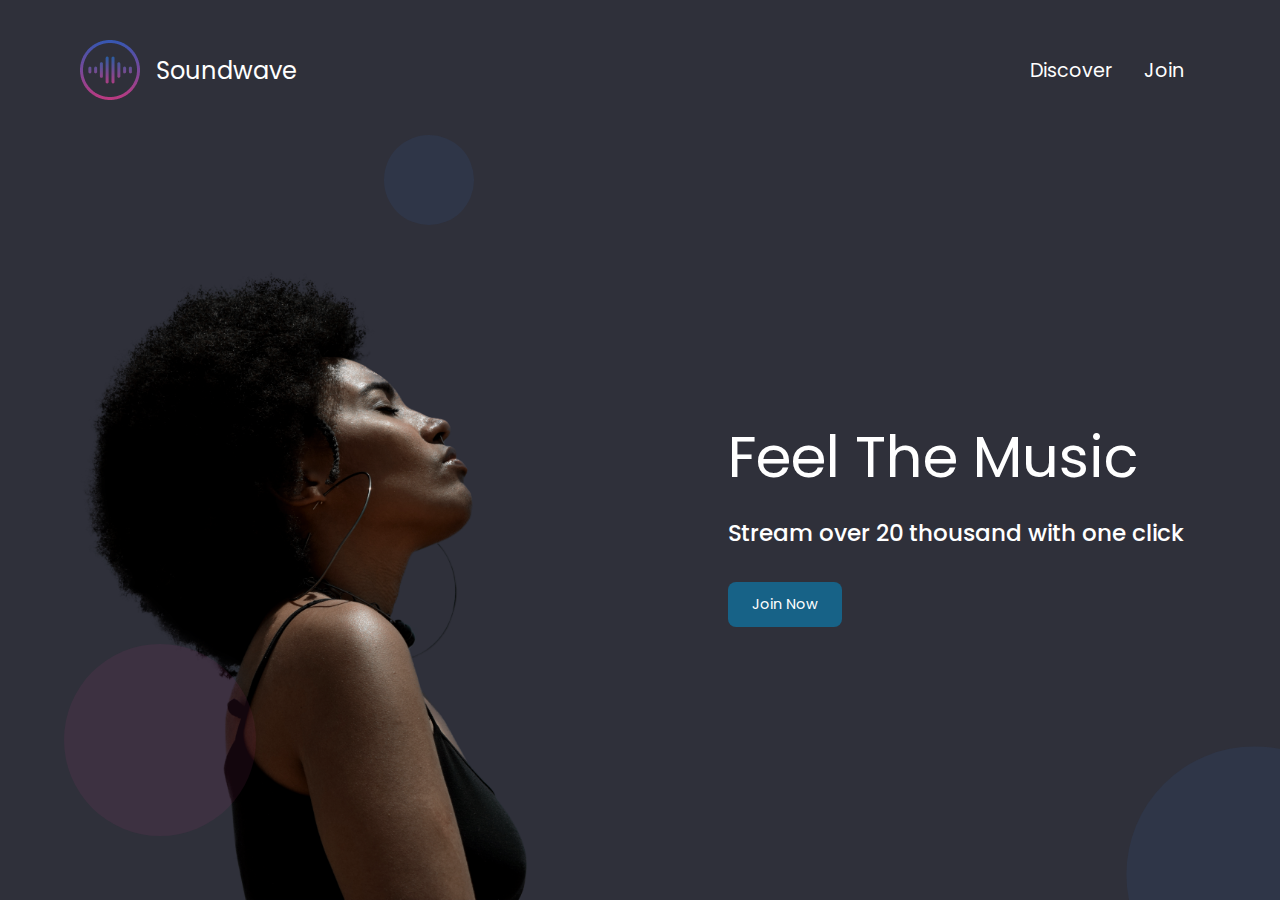
<file: index.html>
<!DOCTYPE html>
<html lang="en">
<head>
    <meta charset="UTF-8">
    <title>Sound Wave</title>
    <link rel="stylesheet" href="style.css">
    <link rel="stylesheet" href="index.css">
    <link href="https://fonts.googleapis.com/css?family=Poppins:400,500,600,700&display=swap" rel="stylesheet">
</head>
<body class="container full-height-grow">
    <header class="main-header">
        <a href="index.html" class="brand-logo">
            <img src="img/logo.png" alt="">
            <div class="brand-logo-name">Soundwave</div>
        </a>
        <nav class="main-nav">
            <ul>
                <li>
                    <a href="discover.html">
                        Discover
                    </a>
                </li>
                <li>
                    <a href="join.html">
                        Join
                    </a>
                </li>
            </ul>
        </nav>
    </header>
    <section class="home-main-section">
        <div class="img-wrapper">
            <div class="lady-image"></div>
        </div>
        <div class="call-to-action">
            <h1 class="title">
                Feel The Music
            </h1>
            <span class="subtitle">Stream over 20 thousand with one click</span>
            <a href="join.html" class="btn">Join Now </a>
        </div>
    </section>
    <div class="homepage-circle-1"></div>
    <div class="homepage-circle-2"></div>
    <div class="homepage-circle-3"></div>
</body>
</html>
</file>
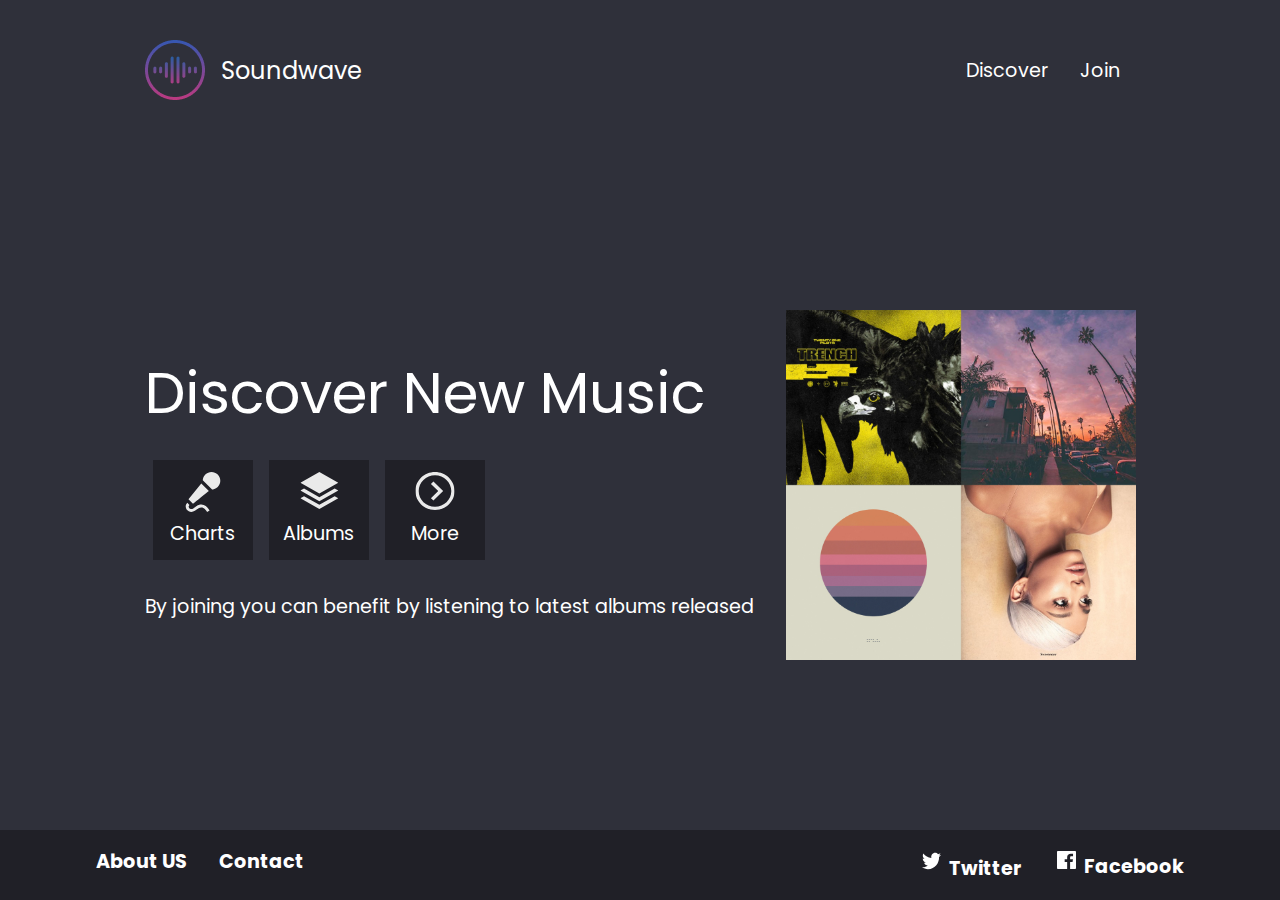
<file: discover.html>
<!DOCTYPE html>
<html lang="en">
<head>
    <meta charset="UTF-8">
    <title>Sound Wave</title>
    <link rel="stylesheet" href="style.css">
    <link rel="stylesheet" href="discover.css">
    <link href="https://fonts.googleapis.com/css?family=Poppins:400,500,600,700&display=swap" rel="stylesheet">
</head>
<body class="full-height-grow">
    <div class="container full-height-grow">
        <header class="main-header">
            <a href="index.html " class="brand-logo">
                <img src="img/logo.png" alt="">
                <div class="brand-logo-name">Soundwave</div>
            </a>
            <nav class="main-nav">
                <ul>
                    <li>
                        <a href="discover.html">
                            Discover
                        </a>
                    </li>
                    <li>
                        <a href="join.html">
                            Join
                        </a>
                    </li>
                </ul>
            </nav>
        </header>
        <section class="discover-main-section">
            <div class="call-to-action">
                <h1 class="title">Discover New Music</h1>
                <div class="icon-section">
                    <div class="icon">
                        <img src="img/microphone.svg" alt="">
                        Charts
                    </div>
                    <div class="icon">
                        <img src="img/albums.svg" alt="">
                        Albums
                    </div>
                    <div class="icon">
                        <img src="img/more.svg" alt="">
                        More
                    </div>
                </div>
                    By joining you can benefit by listening to latest albums released
            </div>
            <img src="img/covers.jpg" class="covers-image" alt="">
        </section>
    </div>
    <footer class="main-footer">
        <div class="container">
            <nav class="footer-nav">
                <ul>
                    <li><a href="#">About US</a></li>
                    <li><a href="#">Contact</a></li>
                </ul>
            </nav>
            <nav class="footer-nav">
                <ul>
                    <li><a href="#" class="social-link">
                        <img src="img/twitter.svg" alt="">
                        Twitter
                    </a></li>
                    <li><a href="#" class="social-link">
                        <img src="img/facebook.svg" alt="">
                        Facebook
                    </a></li>
                </ul>
            </nav>
        </div>
    </footer>
</body>
</html>
</file>
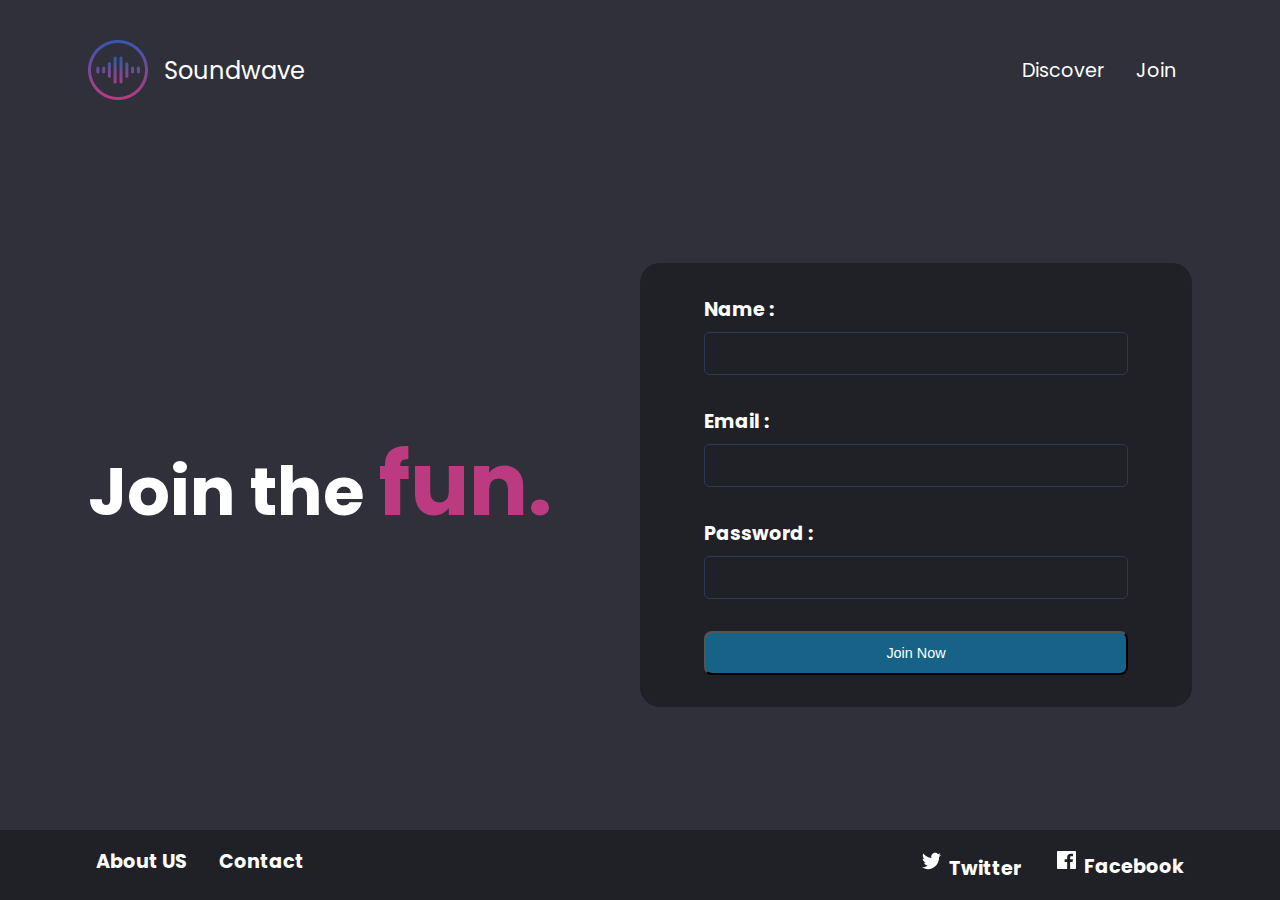
<file: join.html>
<!DOCTYPE html>
<html lang="en">
<head>
    <meta charset="UTF-8">
    <title>Sound Wave</title>
    <link rel="stylesheet" href="style.css">
    <link rel="stylesheet" href="join.css">
    <link href="https://fonts.googleapis.com/css?family=Poppins:400,500,600,700&display=swap" rel="stylesheet">
</head>
<body class="full-height-grow">
<div class="container full-height-grow">
    <header class="main-header">
        <a href="index.html " class="brand-logo">
            <img src="img/logo.png" alt="">
            <div class="brand-logo-name">Soundwave</div>
        </a>
        <nav class="main-nav">
            <ul>
                <li>
                    <a href="discover.html">
                        Discover
                    </a>
                </li>
                <li>
                    <a href="join.html">
                        Join
                    </a>
                </li>
            </ul>
        </nav>
    </header>
    <section class="join-main-section">
        <h1 class="join-text">Join the <span class="accent-text">fun.</span></h1>
        <form action="" class="join-form">
            <div class="input-group">
                <label>Name : </label>
                <input type="text">
            </div>
            <div class="input-group">
                <label>Email : </label>
                <input type="text">
            </div>
            <div class="input-group">
                <label>Password : </label>
                <input type="password">
            </div>
            <div class="input-group">
                <button class="btn">Join Now</button>
            </div>
        </form>
    </section>
</div>
<footer class="main-footer">
    <div class="container">
        <nav class="footer-nav">
            <ul>
                <li><a href="#">About US</a></li>
                <li><a href="#">Contact</a></li>
            </ul>
        </nav>
        <nav class="footer-nav">
            <ul>
                <li><a href="#" class="social-link">
                    <img src="img/twitter.svg" alt="">
                    Twitter
                </a></li>
                <li><a href="#" class="social-link">
                    <img src="img/facebook.svg" alt="">
                    Facebook
                </a></li>
            </ul>
        </nav>
    </div>
</footer>
</body>
</html>
</file>
<file: style.css>
*, *::before, *::after{
    box-sizing: border-box;
}

body{
    margin: 0;
    padding: 0;
    background: #2F303A;
    font-family: 'Poppins', sans-serif;
    font-size: 1.2em;
    color: white;
    min-height: 100vh;
}

.full-height-grow{
    display: flex;
    flex-direction: column;
}

.brand-logo{
    display: flex;
    align-items: center;
    font-size: 1.25em;
    color: inherit;
    text-decoration: none;
}

.brand-logo-name{
    margin-left: 1rem;
}

.main-nav ul, .footer-nav ul{
    display: flex;
    margin: 0;
    padding: 0;
    list-style: none;
}

.main-nav a, .footer-nav a{
    text-decoration: none;
    color: inherit;
    padding: 1rem;
}

.main-footer .container{
    display: flex;
    justify-content: space-between;
}

.main-footer{
    height: 70px;
    background-color: #202027;
    font-weight: bold;
}

.social-link img{
    width: 1em;
    margin: .25rem;
}

.main-nav a:hover,
.footer-nav-nav a:hover{
    color: #adadad;
}

.main-header, .main-footer{
    display: flex;
    justify-content: space-between;
    align-items: center;
}

.main-header{
    height: 140px;
}

.main-footer{

}

.container{
    max-width: 1200px;
    margin: 0px auto;
    padding: 0px 40px;
    flex-grow: 1;
}

.title{
    font-weight: 400;
    font-size: 3em;
    margin-bottom: 1rem;
    margin-top: 0;
}

.subtitle{
    font-weight: 500;
    font-size: 1.2em;
    margin-bottom: 2rem;
}

.btn{
    color: white;
    background-color: #176287;
    text-decoration: none;
    padding: .75rem 1.5rem;
    border-radius: .5rem;
    font-size: .9rem;
}
</file>
<file: index.css>
.home-main-section{
    display: flex;
    align-items: stretch;
    justify-content: space-between;
    flex-grow: 1;
}

.home-main-section .img-wrapper{
    flex-grow: 1;
    flex-direction: column;
    display: flex;
    align-items: stretch;
    justify-content: flex-end;
}

.home-main-section .lady-image{
    background-image: url("img/landing-page-girl.png");
    flex-grow: 1;
    max-height: 70vh;
    min-width: 30vw;
    background-size: contain;
    background-repeat: no-repeat;
    background-position: bottom left;
}

.home-main-section .call-to-action{
    display: flex;
    flex-direction: column;
    align-items: flex-start;
    margin: 1rem;
    align-self: center;
}

@media(max-width: 900px){
    .home-main-section .img-wrapper{
        display: none;
    }

    .home-main-section{
        justify-content: center;
    }
}

.homepage-circle-1{
    position: absolute;
    width: 15vw;
    height: 15vw;
    background-color: rgba(188, 58, 128, 0.1);
    left: 5vw;
    bottom: 5vw;
    border-radius: 50%;
}

.homepage-circle-2{
    position: absolute;
    width: 7vw;
    height: 7vw;
    background-color: rgba(51, 108, 194, 0.1);
    left: 30vw;
    top: 15vh;
    border-radius: 50%;
}

.homepage-circle-3{
    position: absolute;
    width: 20vw;
    height: 20vw;
    right: 0;
    bottom: 0;
    z-index: -1;
    overflow: hidden;
}

.homepage-circle-3::before{
    content: '';
    transform: translate(40%, 40%);
    position: absolute;
    height: 100%;
    width: 100%;
    background-color: rgba(51, 108, 194, 0.1);
    border-radius: 50%;

}
</file>
<file: discover.css>
.discover-main-section{
    display: flex;
    align-items: center;
    justify-content: space-between;
    flex-grow: 1;
}

.discover-main-section .covers-image{
    width: 30vw;
    margin-left: 2rem;
    height: auto;
    max-width: 350px;
}

.icon-section{
    display: flex;

}

.icon{
    display: flex;
    flex-direction: column;
    justify-content: space-between;
    align-items: center;
    margin: .5rem;
    padding: .75rem;
    background-color: #202027;
    width: 100px;
    height: 100px;
    margin-bottom: 2rem;
}

.icon img{
    width: 40px;
}

@media(max-width: 800px){
    .discover-main-section {
        flex-direction: column;
        justify-content: center;
    }

    .discover-main-section .covers-image{
        margin-top: 2rem;
        height: 30vw;
        width: auto;
    }

}
</file>
<file: join.css>
.join-main-section{
    display: flex;
    align-items: center;
    justify-content: space-between;
    flex-grow: 1;
}

.join-text{
    font-size: 3.5em;
    font-weight: bold;
    margin: 0;
}

.accent-text{
    color: #BC3A80;
    font-size: 1.3em;
}

.join-form{
    background-color: #202027;
    width: 50vw;
    max-width: 50%;
    padding: 2rem 4rem;
    border-radius: 20px;
}

.input-group{
    margin-bottom: 2rem;
    display: flex;
    flex-direction: column;
}

.input-group:last-child{
    margin-bottom: 0;
}

.input-group label{
    font-weight: bold;
    margin-bottom: .5rem;
}

.input-group input{
    outline: none;
    background: none;
    border: 1px solid #2E3852;
    font-size: 1em;
    padding: .5em;
    color: inherit;
    border-radius: 5px;
}

.input-group input:focus{
    border-color: #596da0;
}

@media (max-width: 900px){
    .join-main-section{
        flex-direction: column;
        justify-content: center;
    }

    .join-form{
        width: 80vw;
        max-width: inherit;
        margin: 2rem 0;
    }
}
</file>
